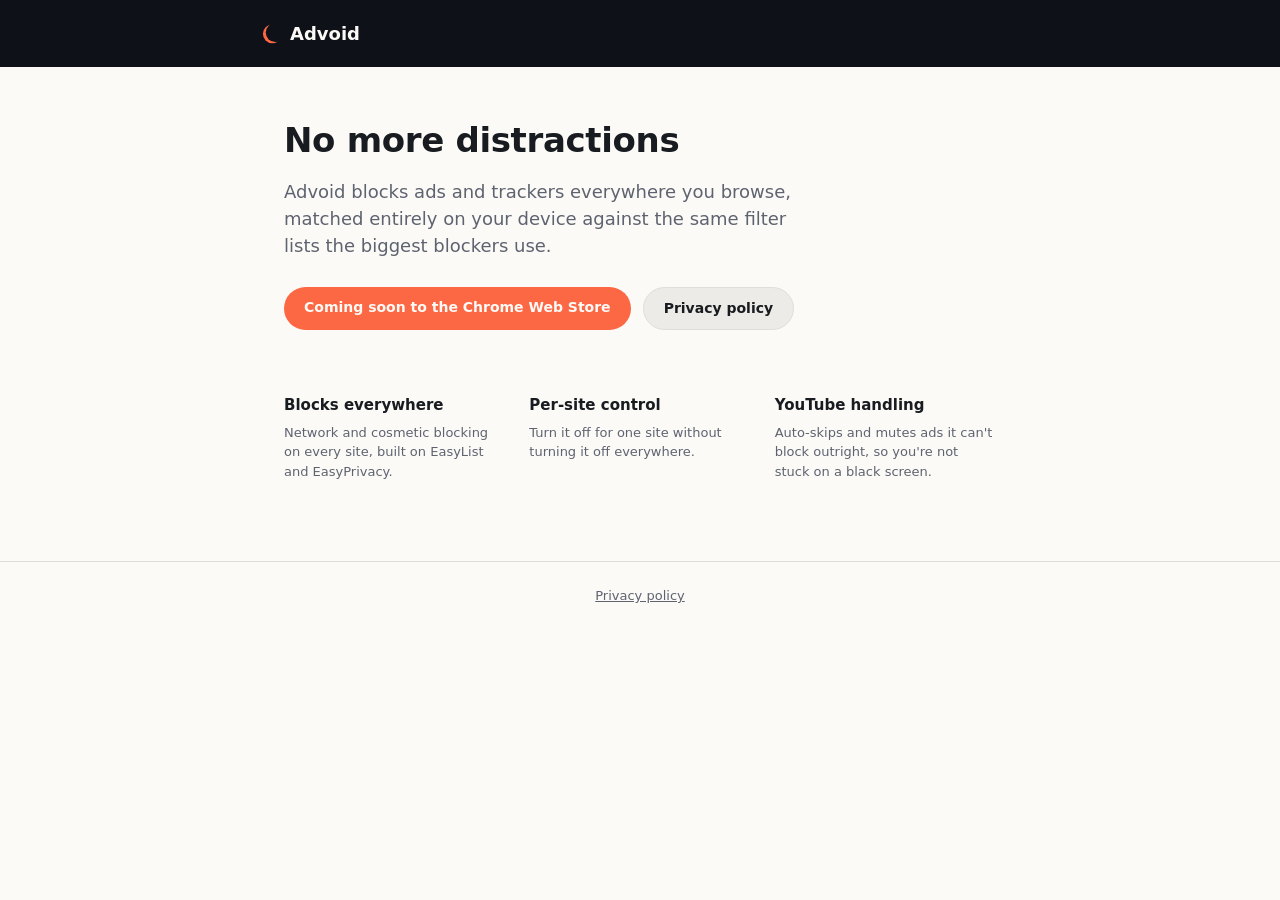
<file: index.html>
<!doctype html>
<html lang="en">
  <head>
    <meta charset="utf-8" />
    <meta name="viewport" content="width=device-width, initial-scale=1" />
    <title>Advoid — No more distractions</title>
    <meta
      name="description"
      content="Advoid blocks ads and trackers everywhere you browse, entirely on your device. No accounts, no tracking, no nonsense."
    />
    <link rel="stylesheet" href="style.css" />
    <link rel="icon" href="icon.svg" type="image/svg+xml" />
  </head>
  <body>
    <header class="site-header">
      <a class="brand-lockup" href="/">
        <svg width="20" height="20" viewBox="0 0 128 128" aria-hidden="true">
          <mask id="brand-crescent">
            <rect width="128" height="128" fill="white" />
            <circle cx="96.9" cy="55.1" r="60" fill="black" />
          </mask>
          <circle cx="78.5" cy="63" r="60" fill="oklch(0.7 0.19 35)" mask="url(#brand-crescent)" />
        </svg>
        <h1>Advoid</h1>
      </a>
    </header>

    <main>
      <section class="hero">
        <h2>No more distractions</h2>
        <p class="lede">
          Advoid blocks ads and trackers everywhere you browse, matched entirely on your
          device against the same filter lists the biggest blockers use.
        </p>
        <div class="cta-row">
          <span class="button primary" aria-disabled="true">Coming soon to the Chrome Web Store</span>
          <a class="button secondary" href="privacy.html">Privacy policy</a>
        </div>
      </section>

      <section class="features">
        <div class="feature">
          <h3>Blocks everywhere</h3>
          <p>
            Network and cosmetic blocking on every site, built on EasyList and EasyPrivacy.
          </p>
        </div>
        <div class="feature">
          <h3>Per-site control</h3>
          <p>Turn it off for one site without turning it off everywhere.</p>
        </div>
        <div class="feature">
          <h3>YouTube handling</h3>
          <p>Auto-skips and mutes ads it can't block outright, so you're not stuck on a black screen.</p>
        </div>
      </section>
    </main>

    <footer class="site-footer">
      <a href="privacy.html">Privacy policy</a>
    </footer>
  </body>
</html>
</file>
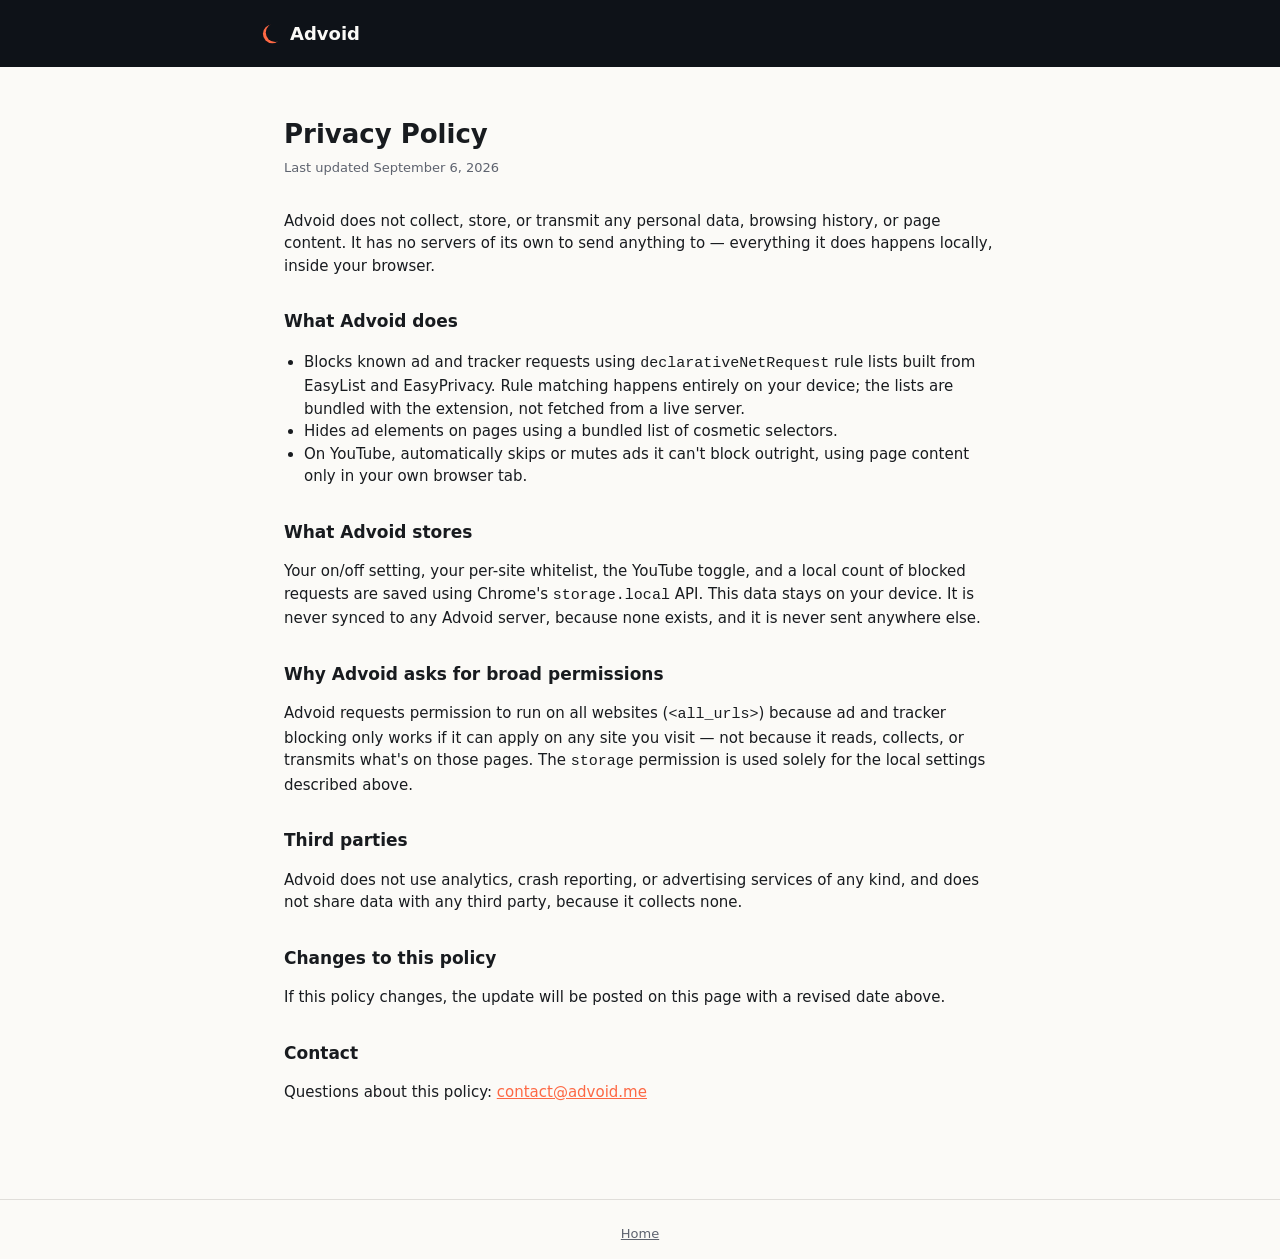
<file: privacy.html>
<!doctype html>
<html lang="en">
  <head>
    <meta charset="utf-8" />
    <meta name="viewport" content="width=device-width, initial-scale=1" />
    <title>Privacy Policy — Advoid</title>
    <link rel="stylesheet" href="style.css" />
    <link rel="icon" href="icon.svg" type="image/svg+xml" />
  </head>
  <body>
    <header class="site-header">
      <a class="brand-lockup" href="/">
        <svg width="20" height="20" viewBox="0 0 128 128" aria-hidden="true">
          <mask id="brand-crescent">
            <rect width="128" height="128" fill="white" />
            <circle cx="96.9" cy="55.1" r="60" fill="black" />
          </mask>
          <circle cx="78.5" cy="63" r="60" fill="oklch(0.7 0.19 35)" mask="url(#brand-crescent)" />
        </svg>
        <h1>Advoid</h1>
      </a>
    </header>

    <main class="policy">
      <h2>Privacy Policy</h2>
      <p class="updated">Last updated September 6, 2026</p>

      <p>
        Advoid does not collect, store, or transmit any personal data, browsing history, or
        page content. It has no servers of its own to send anything to — everything it does
        happens locally, inside your browser.
      </p>

      <h3>What Advoid does</h3>
      <ul>
        <li>
          Blocks known ad and tracker requests using <code>declarativeNetRequest</code> rule
          lists built from EasyList and EasyPrivacy. Rule matching happens entirely on your
          device; the lists are bundled with the extension, not fetched from a live server.
        </li>
        <li>Hides ad elements on pages using a bundled list of cosmetic selectors.</li>
        <li>
          On YouTube, automatically skips or mutes ads it can't block outright, using page
          content only in your own browser tab.
        </li>
      </ul>

      <h3>What Advoid stores</h3>
      <p>
        Your on/off setting, your per-site whitelist, the YouTube toggle, and a local count of
        blocked requests are saved using Chrome's <code>storage.local</code> API. This data
        stays on your device. It is never synced to any Advoid server, because none exists, and
        it is never sent anywhere else.
      </p>

      <h3>Why Advoid asks for broad permissions</h3>
      <p>
        Advoid requests permission to run on all websites (<code>&lt;all_urls&gt;</code>)
        because ad and tracker blocking only works if it can apply on any site you visit — not
        because it reads, collects, or transmits what's on those pages. The
        <code>storage</code> permission is used solely for the local settings described above.
      </p>

      <h3>Third parties</h3>
      <p>
        Advoid does not use analytics, crash reporting, or advertising services of any kind, and
        does not share data with any third party, because it collects none.
      </p>

      <h3>Changes to this policy</h3>
      <p>
        If this policy changes, the update will be posted on this page with a revised date
        above.
      </p>

      <h3>Contact</h3>
      <p>Questions about this policy: <a href="mailto:contact@advoid.me">contact@advoid.me</a></p>
    </main>

    <footer class="site-footer">
      <a href="index.html">Home</a>
    </footer>
  </body>
</html>
</file>
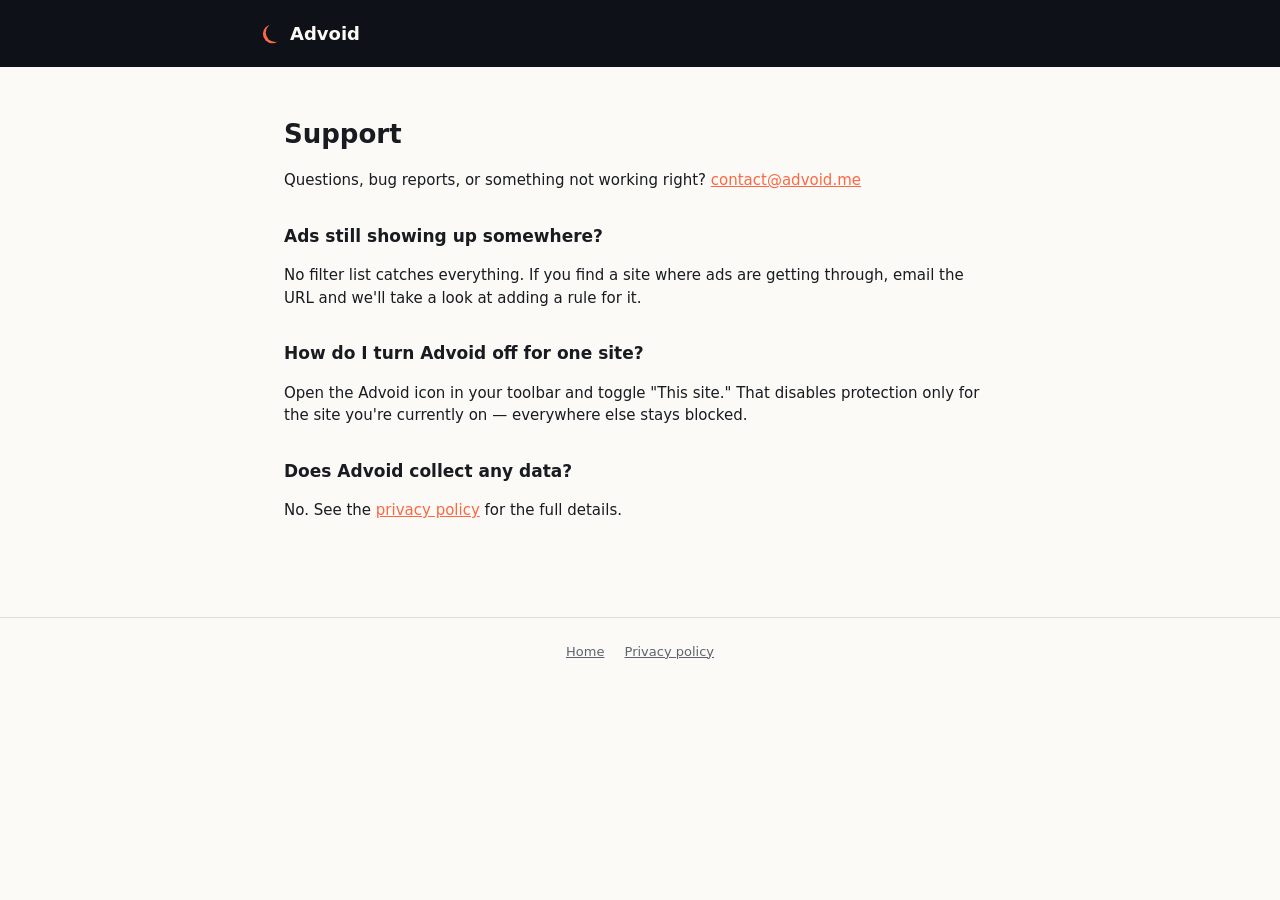
<file: support.html>
<!doctype html>
<html lang="en">
  <head>
    <meta charset="utf-8" />
    <meta name="viewport" content="width=device-width, initial-scale=1" />
    <title>Support — Advoid</title>
    <link rel="stylesheet" href="style.css" />
    <link rel="icon" href="icon.svg" type="image/svg+xml" />
  </head>
  <body>
    <header class="site-header">
      <a class="brand-lockup" href="/">
        <svg width="20" height="20" viewBox="0 0 128 128" aria-hidden="true">
          <mask id="brand-crescent">
            <rect width="128" height="128" fill="white" />
            <circle cx="96.9" cy="55.1" r="60" fill="black" />
          </mask>
          <circle cx="78.5" cy="63" r="60" fill="oklch(0.7 0.19 35)" mask="url(#brand-crescent)" />
        </svg>
        <h1>Advoid</h1>
      </a>
    </header>

    <main class="policy">
      <h2>Support</h2>
      <p>
        Questions, bug reports, or something not working right?
        <a href="mailto:contact@advoid.me">contact@advoid.me</a>
      </p>

      <h3>Ads still showing up somewhere?</h3>
      <p>
        No filter list catches everything. If you find a site where ads are getting through,
        email the URL and we'll take a look at adding a rule for it.
      </p>

      <h3>How do I turn Advoid off for one site?</h3>
      <p>
        Open the Advoid icon in your toolbar and toggle "This site." That disables protection
        only for the site you're currently on — everywhere else stays blocked.
      </p>

      <h3>Does Advoid collect any data?</h3>
      <p>
        No. See the <a href="privacy.html">privacy policy</a> for the full details.
      </p>
    </main>

    <footer class="site-footer">
      <a href="index.html">Home</a>
      <a href="privacy.html">Privacy policy</a>
    </footer>
  </body>
</html>
</file>
<file: style.css>
/* Same palette and mark as the extension itself (see icons/, src/popup/). */
:root {
  --void: oklch(0.18 0.015 265);
  --paper: oklch(0.985 0.004 80);
  --paper-dim: oklch(0.94 0.006 80);
  --ink: oklch(0.22 0.01 265);
  --ink-muted: oklch(0.5 0.02 265);
  --accent: oklch(0.7 0.19 35);
  --border: oklch(0.9 0.006 80);
}

* {
  box-sizing: border-box;
}

body {
  margin: 0;
  background: var(--paper);
  color: var(--ink);
  font-family: -apple-system, "Segoe UI", system-ui, ui-sans-serif, sans-serif;
  line-height: 1.5;
}

a {
  color: var(--accent);
}

a:hover {
  color: oklch(0.6 0.19 35);
}

header.site-header {
  background: var(--void);
  padding: 20px 24px;
}

.brand-lockup {
  display: flex;
  align-items: center;
  gap: 10px;
  max-width: 760px;
  margin: 0 auto;
  text-decoration: none;
}

.brand-lockup h1 {
  margin: 0;
  font-size: 18px;
  font-weight: 800;
  color: var(--paper);
}

main {
  max-width: 760px;
  margin: 0 auto;
  padding: 48px 24px 80px;
}

.hero h2 {
  font-size: 34px;
  font-weight: 800;
  margin: 0 0 12px;
  letter-spacing: -0.01em;
}

.hero .lede {
  font-size: 18px;
  color: var(--ink-muted);
  max-width: 46ch;
  margin: 0 0 28px;
}

.cta-row {
  display: flex;
  gap: 12px;
  flex-wrap: wrap;
}

.button {
  display: inline-block;
  padding: 10px 20px;
  border-radius: 999px;
  font-weight: 700;
  font-size: 14px;
  text-decoration: none;
}

.button.primary {
  background: var(--accent);
  color: var(--paper);
}

.button.secondary {
  background: var(--paper-dim);
  color: var(--ink);
  border: 1px solid var(--border);
}

.features {
  margin-top: 64px;
  display: grid;
  grid-template-columns: repeat(3, minmax(0, 1fr));
  gap: 24px;
}

.feature h3 {
  font-size: 15px;
  margin: 0 0 6px;
}

.feature p {
  font-size: 13px;
  color: var(--ink-muted);
  margin: 0;
}

@media (max-width: 620px) {
  .features {
    grid-template-columns: 1fr;
  }
}

.policy h2 {
  font-size: 26px;
  margin: 0 0 4px;
}

.policy .updated {
  font-size: 13px;
  color: var(--ink-muted);
  margin: 0 0 32px;
}

.policy h3 {
  font-size: 17px;
  margin: 32px 0 8px;
}

.policy p,
.policy li {
  font-size: 15px;
  color: var(--ink);
}

.policy ul {
  padding-left: 20px;
}

footer.site-footer {
  border-top: 1px solid var(--border);
  padding: 24px;
  text-align: center;
  font-size: 13px;
  color: var(--ink-muted);
}

footer.site-footer a {
  color: var(--ink-muted);
  margin: 0 8px;
}
</file>
